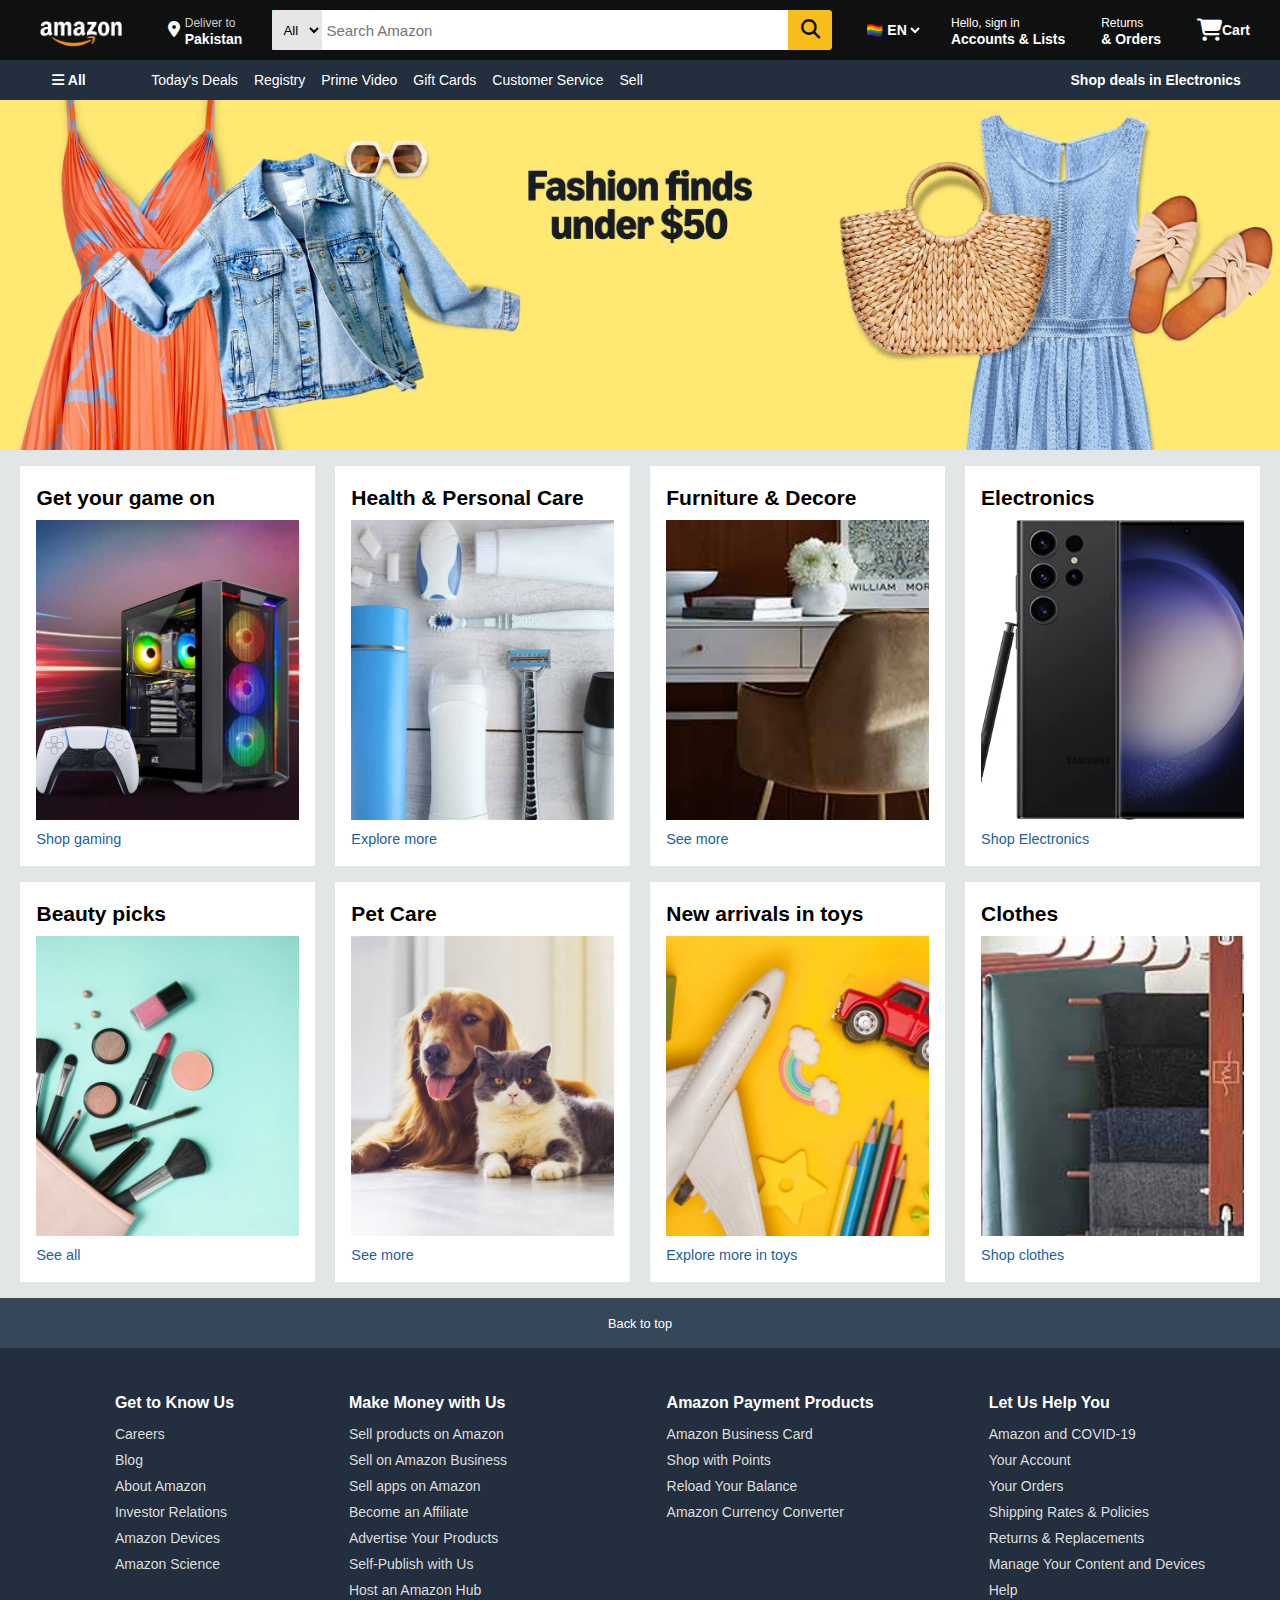
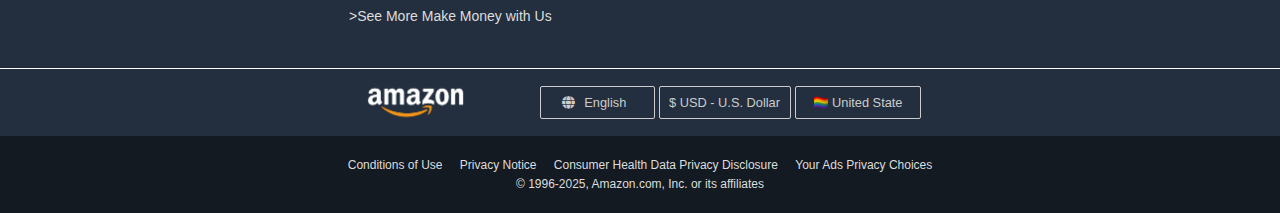
<file: index.html>
<!DOCTYPE html>
<html lang="en">

<head>
    <meta charset="UTF-8">
    <meta name="viewport" content="width=device-width, initial-scale=1.0">
    <title>Amazon</title>
    <link rel="stylesheet" href="https://cdnjs.cloudflare.com/ajax/libs/font-awesome/6.7.2/css/all.min.css"
        integrity="sha512-Evv84Mr4kqVGRNSgIGL/F/aIDqQb7xQ2vcrdIwxfjThSH8CSR7PBEakCr51Ck+w+/U6swU2Im1vVX0SVk9ABhg=="
        crossorigin="anonymous" referrerpolicy="no-referrer" />
    <link rel="stylesheet" href="style.css">
</head>

<body>
    <header>
        <div class="navbar">
            <div class="nav-logo border">
                <div class="logo"></div>
            </div>
            <div class="nav-address border">
                <div class="add-icon">
                    <i class="fa-solid fa-location-dot"></i>
                </div>
                <div class="add-det">
                    <span class="usp add-usp">Deliver to</span>
                    <span class="lsp">Pakistan</span>
                </div>
            </div>
            <div class="nav-search">
                <select class="select-search">
                    <option>All</option>
                </select>
                <input placeholder="Search Amazon" class="search-input">
                <div class="search-icon">
                    <i class="fa-solid fa-magnifying-glass"></i>
                </div>
            </div>
            <div class="nav-lang border">
                <select name="lang" class="lang lsp">
                    <option value="">🏳️‍🌈 EN</option>
                </select>
            </div>
            <div class="nav-sign-in border">
                <span class="usp">Hello, sign in</span>
                <span class="lsp">Accounts & Lists</span>
            </div>
            <div class="nav-ret border">
                <span class="usp">Returns</span>
                <span class="lsp">& Orders</span>
            </div>
            <div class="nav-cart border">
                <i class="fa-solid fa-cart-shopping"></i>
                <span class="lsp">Cart</span>
            </div>
        </div>

        <nav class="pannel">
            <div class="pannel-menu">
                <a href="#">
                    <i class="fa-solid fa-bars"></i>
                    <span>All</span>
                </a>
            </div>
            <div class="pannel-links">
                <a href="#">Today's Deals</a>
                <a href="#">Registry</a>
                <a href="#">Prime Video</a>
                <a href="#">Gift Cards</a>
                <a href="#">Customer Service</a>
                <a href="#">Sell</a>
            </div>
            <div class="pannel-ad">
                <a href="#">Shop deals in Electronics</a>
            </div>
        </nav>
    </header>

    <div class="hero-section"></div>
    <div class="shop-section">
        <div class="box">
            <div class="box-content">
                <h2>Get your game on</h2>
                <div class="box-img" style="background-image: url('gamimg-box_image.jpg');"></div>
                <a href="#">Shop gaming</a>
            </div>
        </div>
        <div class="box box2">
            <div class="box-content">
                <h2>Health & Personal Care</h2>
                <div class="box-img" style="background-image: url('box2_image.jpg');"></div>
                <a href="#">Explore more</a>
            </div>
        </div>
        <div class="box">
            <div class="box-content">
                <h2>Furniture & Decore</h2>
                <div class="box-img" style="background-image: url('box3_image.jpg');"></div>
                <a href="#">See more</a>
            </div>
        </div>
        <div class="box">
            <div class="box-content">
                <h2>Electronics</h2>
                <div class="box-img" style="background-image: url('box4_image.jpg');"></div>
                <a href="#">Shop Electronics</a>
            </div>
        </div>
        <div class="box">
            <div class="box-content">
                <h2>Beauty picks</h2>
                <div class="box-img" style="background-image: url('box5_image.jpg');"></div>
                <a href="#">See all</a>
            </div>
        </div>
        <div class="box">
            <div class="box-content">
                <h2>Pet Care</h2>
                <div class="box-img" style="background-image: url('box6_image.jpg');"></div>
                <a href="#">See more</a>
            </div>
        </div>
        <div class="box">
            <div class="box-content">
                <h2>New arrivals in toys</h2>
                <div class="box-img" style="background-image: url('box7_image.jpg');"></div>
                <a href="#">Explore more in toys</a>
            </div>
        </div>
        <div class="box">
            <div class="box-content">
                <h2>Clothes</h2>
                <div class="box-img" style="background-image: url('box1_image.jpg');"></div>
                <a href="#">Shop clothes</a>
            </div>
        </div>
    </div>

    <footer>
        <div class="foot-panel1">
            Back to top
        </div>
        <div class="foot-panel2">
            <ul>
                <p>Get to Know Us</p>
                <a href="#">Careers</a>
                <a href="#">Blog</a>
                <a href="#">About Amazon</a>
                <a href="#">Investor Relations</a>
                <a href="#">Amazon Devices</a>
                <a href="#">Amazon Science</a>
            </ul>
            <ul>
                <p>Make Money with Us</p>
                <a href="#">Sell products on Amazon</a>
                <a href="#">Sell on Amazon Business</a>
                <a href="#">Sell apps on Amazon</a>
                <a href="#">Become an Affiliate</a>
                <a href="#">Advertise Your Products</a>
                <a href="#">Self-Publish with Us</a>
                <a href="#">Host an Amazon Hub</a>
                <a href="#">>See More Make Money with Us</a>
            </ul>
            <ul>
                <p>Amazon Payment Products</p>
                <a href="#">Amazon Business Card</a>
                <a href="#">Shop with Points</a>
                <a href="#">Reload Your Balance</a>
                <a href="#">Amazon Currency Converter</a>
            </ul>
            <ul>
                <p>Let Us Help You</p>
                <a href="#">Amazon and COVID-19</a>
                <a href="#">Your Account</a>
                <a href="#">Your Orders</a>
                <a href="#">Shipping Rates & Policies</a>
                <a href="#">Returns & Replacements</a>
                <a href="#">Manage Your Content and Devices</a>
                <a href="#">Help</a>
            </ul>
        </div>
        <div class="foot-panel3">
            <div class="logo"></div>
            <div class="rightfp3">

                <div class="lang-box">
                    <a href="#">
                        <div class="lang-box-icon">
                            <i class="fa-solid fa-globe"></i>
                        </div>
                        <span>English</span>
                    </a>
                </div>
                <a href="#">
                    <div class="curr">
                        $ USD - U.S. Dollar
                    </div>
                </a>
                <a href="#">
                    <div class="country">
                        <span class="icp-flag-3 icp-flag-3-us"></span>
                        🏳️‍🌈 United State
                    </div>
                </a>
            </div>
        </div>
        <div class="foot-panel4">
            <div class="pages">
                <a href="#">Conditions of Use</a>
                <a href="#">Privacy Notice</a>
                <a href="#">Consumer Health Data Privacy Disclosure</a>
                <a href="#">Your Ads Privacy Choices</a>
            </div>
            <div class="copyright">
                &copy; 1996-2025, Amazon.com, Inc. or its affiliates
            </div>
        </div>
    </footer>
</body>

</html>
</file>
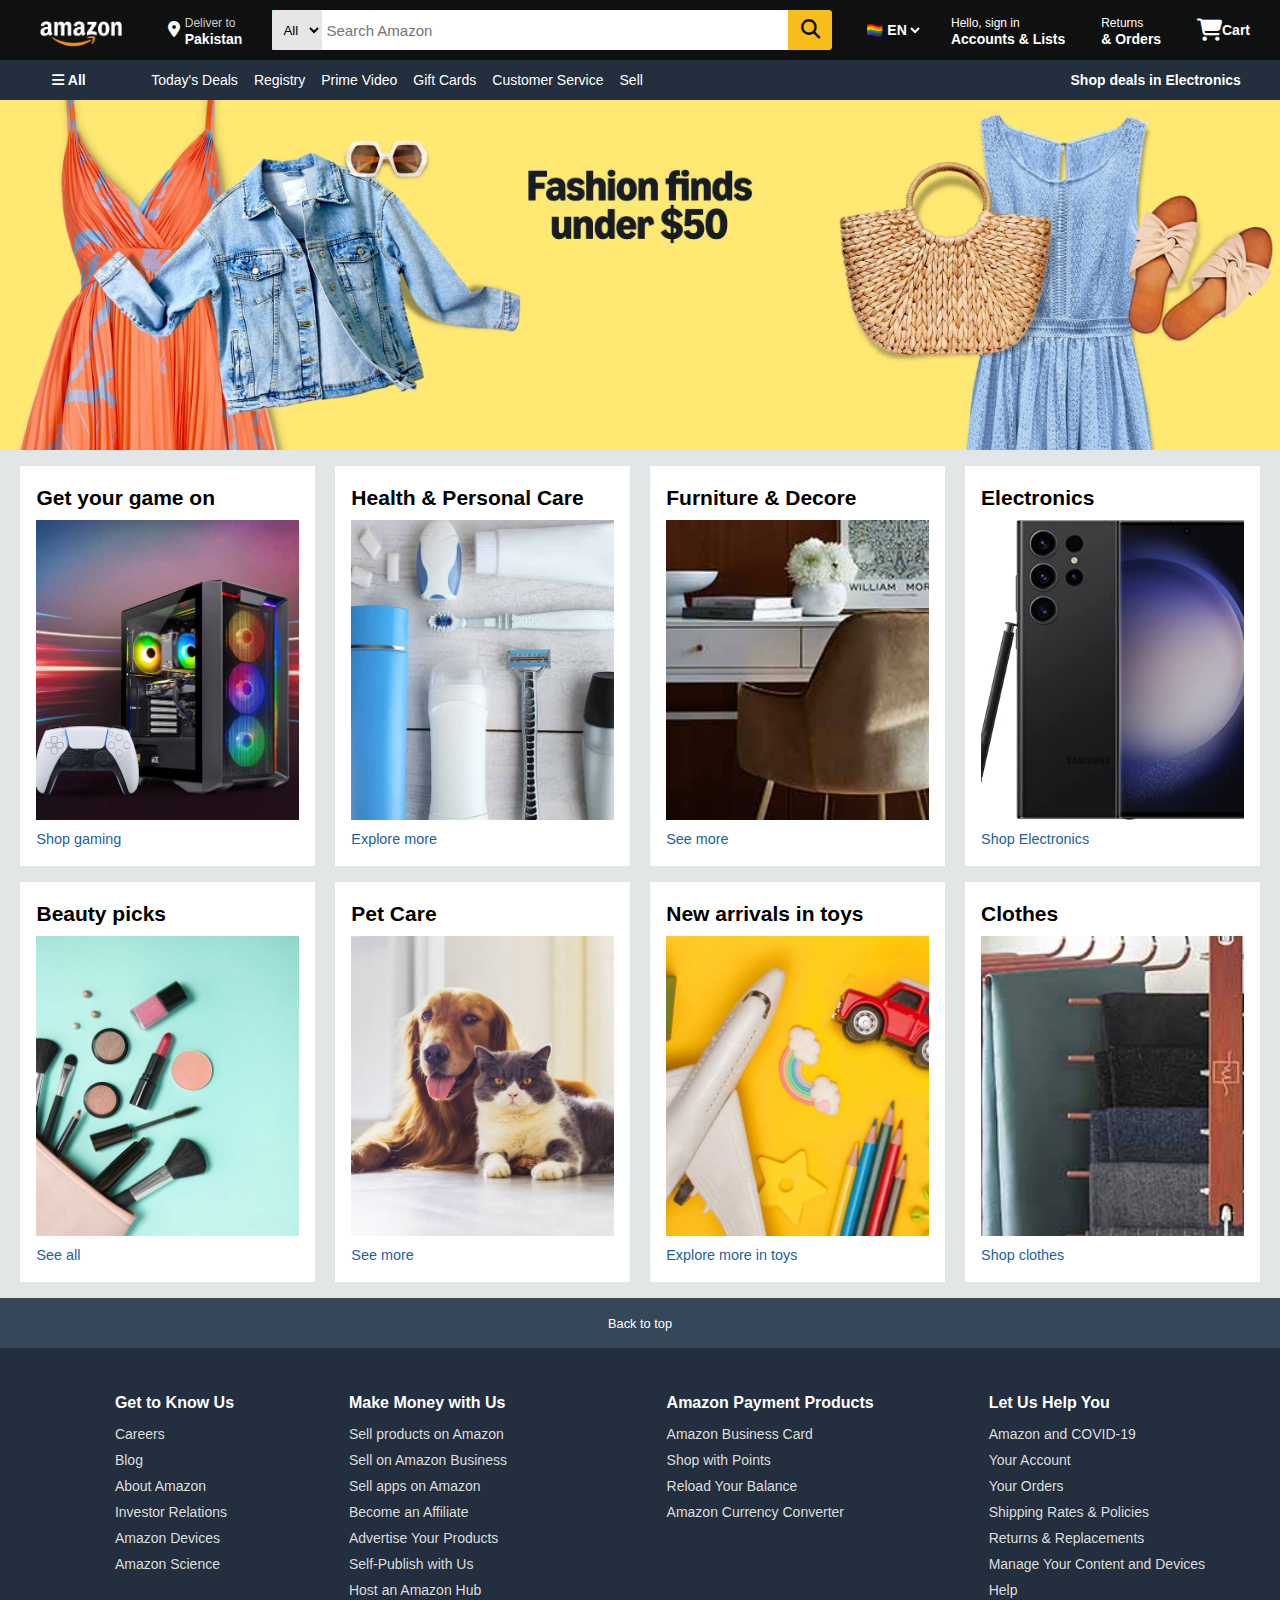
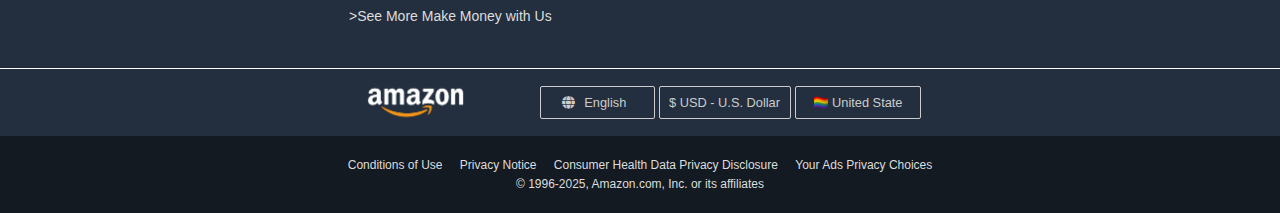
<file: amazon.html>
<!DOCTYPE html>
<html lang="en">

<head>
    <meta charset="UTF-8">
    <meta name="viewport" content="width=device-width, initial-scale=1.0">
    <title>Amazon</title>
    <link rel="stylesheet" href="https://cdnjs.cloudflare.com/ajax/libs/font-awesome/6.7.2/css/all.min.css"
        integrity="sha512-Evv84Mr4kqVGRNSgIGL/F/aIDqQb7xQ2vcrdIwxfjThSH8CSR7PBEakCr51Ck+w+/U6swU2Im1vVX0SVk9ABhg=="
        crossorigin="anonymous" referrerpolicy="no-referrer" />
    <link rel="stylesheet" href="amazon.css">
</head>

<body>
    <header>
        <div class="navbar">
            <div class="nav-logo border">
                <div class="logo"></div>
            </div>
            <div class="nav-address border">
                <div class="add-icon">
                    <i class="fa-solid fa-location-dot"></i>
                </div>
                <div class="add-det">
                    <span class="usp add-usp">Deliver to</span>
                    <span class="lsp">Pakistan</span>
                </div>
            </div>
            <div class="nav-search">
                <select class="select-search">
                    <option>All</option>
                </select>
                <input placeholder="Search Amazon" class="search-input">
                <div class="search-icon">
                    <i class="fa-solid fa-magnifying-glass"></i>
                </div>
            </div>
            <div class="nav-lang border">
                <select name="lang" class="lang lsp">
                    <option value="">🏳️‍🌈 EN</option>
                </select>
            </div>
            <div class="nav-sign-in border">
                <span class="usp">Hello, sign in</span>
                <span class="lsp">Accounts & Lists</span>
            </div>
            <div class="nav-ret border">
                <span class="usp">Returns</span>
                <span class="lsp">& Orders</span>
            </div>
            <div class="nav-cart border">
                <i class="fa-solid fa-cart-shopping"></i>
                <span class="lsp">Cart</span>
            </div>
        </div>

        <nav class="pannel">
            <div class="pannel-menu">
                <a href="#">
                    <i class="fa-solid fa-bars"></i>
                    <span>All</span>
                </a>
            </div>
            <div class="pannel-links">
                <a href="#">Today's Deals</a>
                <a href="#">Registry</a>
                <a href="#">Prime Video</a>
                <a href="#">Gift Cards</a>
                <a href="#">Customer Service</a>
                <a href="#">Sell</a>
            </div>
            <div class="pannel-ad">
                <a href="#">Shop deals in Electronics</a>
            </div>
        </nav>
    </header>

    <div class="hero-section"></div>
    <div class="shop-section">
        <div class="box">
            <div class="box-content">
                <h2>Get your game on</h2>
                <div class="box-img" style="background-image: url('gamimg-box_image.jpg');"></div>
                <a href="#">Shop gaming</a>
            </div>
        </div>
        <div class="box box2">
            <div class="box-content">
                <h2>Health & Personal Care</h2>
                <div class="box-img" style="background-image: url('box2_image.jpg');"></div>
                <a href="#">Explore more</a>
            </div>
        </div>
        <div class="box">
            <div class="box-content">
                <h2>Furniture & Decore</h2>
                <div class="box-img" style="background-image: url('box3_image.jpg');"></div>
                <a href="#">See more</a>
            </div>
        </div>
        <div class="box">
            <div class="box-content">
                <h2>Electronics</h2>
                <div class="box-img" style="background-image: url('box4_image.jpg');"></div>
                <a href="#">Shop Electronics</a>
            </div>
        </div>
        <div class="box">
            <div class="box-content">
                <h2>Beauty picks</h2>
                <div class="box-img" style="background-image: url('box5_image.jpg');"></div>
                <a href="#">See all</a>
            </div>
        </div>
        <div class="box">
            <div class="box-content">
                <h2>Pet Care</h2>
                <div class="box-img" style="background-image: url('box6_image.jpg');"></div>
                <a href="#">See more</a>
            </div>
        </div>
        <div class="box">
            <div class="box-content">
                <h2>New arrivals in toys</h2>
                <div class="box-img" style="background-image: url('box7_image.jpg');"></div>
                <a href="#">Explore more in toys</a>
            </div>
        </div>
        <div class="box">
            <div class="box-content">
                <h2>Clothes</h2>
                <div class="box-img" style="background-image: url('box1_image.jpg');"></div>
                <a href="#">Shop clothes</a>
            </div>
        </div>
    </div>

    <footer>
        <div class="foot-panel1">
            Back to top
        </div>
        <div class="foot-panel2">
            <ul>
                <p>Get to Know Us</p>
                <a href="#">Careers</a>
                <a href="#">Blog</a>
                <a href="#">About Amazon</a>
                <a href="#">Investor Relations</a>
                <a href="#">Amazon Devices</a>
                <a href="#">Amazon Science</a>
            </ul>
            <ul>
                <p>Make Money with Us</p>
                <a href="#">Sell products on Amazon</a>
                <a href="#">Sell on Amazon Business</a>
                <a href="#">Sell apps on Amazon</a>
                <a href="#">Become an Affiliate</a>
                <a href="#">Advertise Your Products</a>
                <a href="#">Self-Publish with Us</a>
                <a href="#">Host an Amazon Hub</a>
                <a href="#">>See More Make Money with Us</a>
            </ul>
            <ul>
                <p>Amazon Payment Products</p>
                <a href="#">Amazon Business Card</a>
                <a href="#">Shop with Points</a>
                <a href="#">Reload Your Balance</a>
                <a href="#">Amazon Currency Converter</a>
            </ul>
            <ul>
                <p>Let Us Help You</p>
                <a href="#">Amazon and COVID-19</a>
                <a href="#">Your Account</a>
                <a href="#">Your Orders</a>
                <a href="#">Shipping Rates & Policies</a>
                <a href="#">Returns & Replacements</a>
                <a href="#">Manage Your Content and Devices</a>
                <a href="#">Help</a>
            </ul>
        </div>
        <div class="foot-panel3">
            <div class="logo"></div>
            <div class="rightfp3">

                <div class="lang-box">
                    <a href="#">
                        <div class="lang-box-icon">
                            <i class="fa-solid fa-globe"></i>
                        </div>
                        <span>English</span>
                    </a>
                </div>
                <a href="#">
                    <div class="curr">
                        $ USD - U.S. Dollar
                    </div>
                </a>
                <a href="#">
                    <div class="country">
                        <span class="icp-flag-3 icp-flag-3-us"></span>
                        🏳️‍🌈 United State
                    </div>
                </a>
            </div>
        </div>
        <div class="foot-panel4">
            <div class="pages">
                <a href="#">Conditions of Use</a>
                <a href="#">Privacy Notice</a>
                <a href="#">Consumer Health Data Privacy Disclosure</a>
                <a href="#">Your Ads Privacy Choices</a>
            </div>
            <div class="copyright">
                &copy; 1996-2025, Amazon.com, Inc. or its affiliates
            </div>
        </div>
    </footer>
</body>

</html>
</file>
<file: style.css>
*{
    margin: 0;
    font-family: 'Amazon Ember', Arial, Helvetica, sans-serif;
    border: border-box;
    box-sizing: border-box;
}
.navbar{
    height: 60px;
    background-color: #0f1111;
    display: flex;
    align-items: center;
    justify-content: space-evenly;
    color: white;
}
.nav-logo{
    display: flex;
    align-items: center;
    justify-content: center;
    width: 114px;
    height: 50px;
}
.logo{
    background-image: url("amazon_logo.png");
    height: 50px;
    width: 100%;
    background-size: cover;
}
.nav-address{
    display: flex;
    padding: 5px;
}
.add-icon{
    margin-top: 8px;
}
.add-det{
    margin-left: 5px;
}
.add-usp{
    color: #ccc;
}
.usp{
    display: inline-block;
    font-size: 0.75rem
}
.lsp{
    display: block;
    font-size: 0.875rem;
    font-weight: 700;
    padding-bottom: 1px;
}
.border{
    border: 1px solid transparent;
    border-radius: 2px;
}
.border:hover{
    border: 1px solid white;
    border-radius: 2px;
}
.nav-search{
    display: flex;
    justify-content: space-evenly;
    background-color: aquamarine;
    width: 560px;
    height: 40px;
    border-top-right-radius: 4px;
    border-bottom-right-radius: 4px;
}
.select-search{
    width: 50px;
    text-align: center;
    background-color: #e6e6e6;
    border-top-left-radius: 4px;
    border-bottom-left-radius: 4px;
    border: none;
}
.search-input{
    border: none;
    width: 473px;
    font-size: 15px;
    border: none;
    outline: none;
    padding: 5px;
}
.search-icon{
    width:45px;
    display: flex;
    align-items: center;
    justify-content: center;
    border-top-right-radius: 4px;
    border-bottom-right-radius: 4px;
    border: none;
    background-color: #f8bd19;
    color: #0f1111;
    font-size: 1.2rem;
}
.nav-lang{
    display: flex;
    align-items: center;
    width: 65px;
    height: 55px;
    background-color: transparent;
    padding-right: 1px;
}
.lang{
    border: none;
    background-color: transparent;
    color: white;
    text-align: center;
}
.nav-cart{
    height: 50px;
    display: flex;
    align-items: center;
}
.nav-cart i{
    font-size: 1.4rem;
}
.nav-cart span{
    display: inline-block;
}
.navbar>div:not(.search-input){
    cursor: pointer;
}
.select-search{
    cursor: pointer;
}
.navbar>div:not(.nav-search){
    padding: 5px;
}
.nav-search:has(.search-input:focus){
    outline: 2px solid #f8bd19;
    border-radius: 4px;
}

.pannel{
    display: flex;
    /* justify-content: space-around; */
    justify-content: space-evenly;
    align-items: center;
    background-color: #232f3e;
    height: 40px;
    padding-left: 11px;
}
.pannel a{
    color: white;
    text-decoration: none;
    /* border:  1px solid transparent; */
    font-size: .875rem;
}
.pannel-menu{
    font-weight: bold;
    width: 58px;
    height: 39px;
    display: flex;
    align-items: center;
    justify-content: center;
}
.pannel-links{
    width: 70%;
    margin-left: 1rem;
    display: flex;
    align-items: center;
}
.pannel-links a{
    margin: 0 3px;
    padding: 9px 5px;
}
.pannel a:hover{
    border: 1px solid white;
}
.pannel-ad{
    padding: 9px 10px;
    font-weight: bold;
}
.pannel-ad:hover{
    border: 1px solid white;
}
.pannel-ad a:hover, .pannel-menu a:hover{
    border: none;
}
.pannel-menu:hover{
    border: 1px solid white;
}

/* HERO SECTION */

.hero-section{
    background-image: url("amazong-hero-image.jpg");
    /* background-image: url("hero_image2.jpg"); */
    height: 400px;
    height: 350px;
    background-size: cover;
}
.shop-section{
    display: flex;
    flex-wrap: wrap;
    justify-content: space-evenly;
    background-color: lightyellow;
    background-color: #E3E6E6;
    padding-bottom: 1rem;
}
.box{
    width: 23%;
    height: 400px;
    margin-top: 1rem;
    padding: 20px 0px 15px;
    background-color: #fff;
}
.box-content{
    margin-left: 1rem;
    margin-right: 1rem;
}
.box-img{
    /* width: 378px; */
    height: 300px;
    background-size: cover;
    background-position: center;
    margin-top: 10px;
    margin-bottom: 10px;
    cursor: pointer;
}
.box-content a{
    text-decoration: none;
    font-size: .9rem;
    color: #2161A1;
}
.box-content a:hover{
    color: #093969;
}
.box-content h2{
    font-size: 21px;
}

/* footer */

.foot-panel1{
    height: 50px;
    background-color: #37475a;
    display: flex;
    align-items: center;
    justify-content: center;
    color: white;
    font-size: 0.8rem;
    cursor: pointer;
}
.foot-panel1:hover{
    background-color: #405269;
}
.foot-panel2{
    height: 320px;
    background-color: #232f3e;
    display: flex;
    justify-content: space-evenly;
    padding-top: 40px;
}
.foot-panel2 p{
    font-weight: bold;
    color: white;
    margin: 6px 0 14px 0;
}
.foot-panel2 ul a{
    color: #ddd;
    font-size: .875rem;
    display: block;
    margin-bottom: 10px;
    text-decoration: none;
}
.foot-panel2 ul a:hover{
    text-decoration: underline;
}
.foot-panel3{
    border-top: 1px solid white;
    height: 68px;
    background-color: #232f3e;
    display: flex;
    align-items: center;
    justify-content: center;
}
.foot-panel3 .logo{
    background-image: url("amazon_logo.png");
    height: 100%;
    width: 114px;
    background-size: cover;
    cursor: pointer;
}
.rightfp3{
    display: flex;
    margin-left: 70px;
}
.lang-box-icon{
    display: inline-block;
}
.lang-box{
    display: flex;
    align-items: center;
    justify-content: center;
    border: 1px solid #ccc;
    height: 33px;
    width: 115px;
    margin-right: 4px;
    border-radius: 2px;
}
.foot-panel3 a{
    color: #ccc;
    text-decoration: none;
    font-size: .8rem;
}
.lang-box span{
    padding: 0 6px 0 6px;
}
.curr{
    border: 1px solid #ccc;
    width: 132px;
    height: 33px;
    display: flex;
    align-items: center;
    justify-content: center;
    margin-right: 4px;
    border-radius: 2px;
}
.country{
    border: 1px solid #ccc;
    width: 126px;
    height: 33px;
    display: flex;
    align-items: center;
    justify-content: center;
    margin-right: 4px;
    border-radius: 2px;
}
.foot-panel4{
    background-color: #131A22;
    height: 77px;
    padding: 20px 0 20px 0;
    text-align: center;
    color: #ddd;
    font-size: .75rem;
    line-height: 1.6;
}
.foot-panel4 a{
    text-decoration: none;
    color: #ddd;
    padding: 0 7px 0 7px;
}
.foot-panel4 a:hover{
    text-decoration: underline;
}
.copright{
    padding-top: 5px;
}
</file>
<file: amazon.css>
*{
    margin: 0;
    font-family: 'Amazon Ember', Arial, Helvetica, sans-serif;
    border: border-box;
    box-sizing: border-box;
}
.navbar{
    height: 60px;
    background-color: #0f1111;
    display: flex;
    align-items: center;
    justify-content: space-evenly;
    color: white;
}
.nav-logo{
    display: flex;
    align-items: center;
    justify-content: center;
    width: 114px;
    height: 50px;
}
.logo{
    background-image: url("amazon_logo.png");
    height: 50px;
    width: 100%;
    background-size: cover;
}
.nav-address{
    display: flex;
    padding: 5px;
}
.add-icon{
    margin-top: 8px;
}
.add-det{
    margin-left: 5px;
}
.add-usp{
    color: #ccc;
}
.usp{
    display: inline-block;
    font-size: 0.75rem
}
.lsp{
    display: block;
    font-size: 0.875rem;
    font-weight: 700;
    padding-bottom: 1px;
}
.border{
    border: 1px solid transparent;
    border-radius: 2px;
}
.border:hover{
    border: 1px solid white;
    border-radius: 2px;
}
.nav-search{
    display: flex;
    justify-content: space-evenly;
    background-color: aquamarine;
    width: 560px;
    height: 40px;
    border-top-right-radius: 4px;
    border-bottom-right-radius: 4px;
}
.select-search{
    width: 50px;
    text-align: center;
    background-color: #e6e6e6;
    border-top-left-radius: 4px;
    border-bottom-left-radius: 4px;
    border: none;
}
.search-input{
    border: none;
    width: 473px;
    font-size: 15px;
    border: none;
    outline: none;
    padding: 5px;
}
.search-icon{
    width:45px;
    display: flex;
    align-items: center;
    justify-content: center;
    border-top-right-radius: 4px;
    border-bottom-right-radius: 4px;
    border: none;
    background-color: #f8bd19;
    color: #0f1111;
    font-size: 1.2rem;
}
.nav-lang{
    display: flex;
    align-items: center;
    width: 65px;
    height: 55px;
    background-color: transparent;
    padding-right: 1px;
}
.lang{
    border: none;
    background-color: transparent;
    color: white;
    text-align: center;
}
.nav-cart{
    height: 50px;
    display: flex;
    align-items: center;
}
.nav-cart i{
    font-size: 1.4rem;
}
.nav-cart span{
    display: inline-block;
}
.navbar>div:not(.search-input){
    cursor: pointer;
}
.select-search{
    cursor: pointer;
}
.navbar>div:not(.nav-search){
    padding: 5px;
}
.nav-search:has(.search-input:focus){
    outline: 2px solid #f8bd19;
    border-radius: 4px;
}

.pannel{
    display: flex;
    /* justify-content: space-around; */
    justify-content: space-evenly;
    align-items: center;
    background-color: #232f3e;
    height: 40px;
    padding-left: 11px;
}
.pannel a{
    color: white;
    text-decoration: none;
    /* border:  1px solid transparent; */
    font-size: .875rem;
}
.pannel-menu{
    font-weight: bold;
    width: 58px;
    height: 39px;
    display: flex;
    align-items: center;
    justify-content: center;
}
.pannel-links{
    width: 70%;
    margin-left: 1rem;
    display: flex;
    align-items: center;
}
.pannel-links a{
    margin: 0 3px;
    padding: 9px 5px;
}
.pannel a:hover{
    border: 1px solid white;
}
.pannel-ad{
    padding: 9px 10px;
    font-weight: bold;
}
.pannel-ad:hover{
    border: 1px solid white;
}
.pannel-ad a:hover, .pannel-menu a:hover{
    border: none;
}
.pannel-menu:hover{
    border: 1px solid white;
}

/* HERO SECTION */

.hero-section{
    background-image: url("amazong-hero-image.jpg");
    /* background-image: url("hero_image2.jpg"); */
    height: 400px;
    height: 350px;
    background-size: cover;
}
.shop-section{
    display: flex;
    flex-wrap: wrap;
    justify-content: space-evenly;
    background-color: lightyellow;
    background-color: #E3E6E6;
    padding-bottom: 1rem;
}
.box{
    width: 23%;
    height: 400px;
    margin-top: 1rem;
    padding: 20px 0px 15px;
    background-color: #fff;
}
.box-content{
    margin-left: 1rem;
    margin-right: 1rem;
}
.box-img{
    /* width: 378px; */
    height: 300px;
    background-size: cover;
    background-position: center;
    margin-top: 10px;
    margin-bottom: 10px;
    cursor: pointer;
}
.box-content a{
    text-decoration: none;
    font-size: .9rem;
    color: #2161A1;
}
.box-content a:hover{
    color: #093969;
}
.box-content h2{
    font-size: 21px;
}

/* footer */

.foot-panel1{
    height: 50px;
    background-color: #37475a;
    display: flex;
    align-items: center;
    justify-content: center;
    color: white;
    font-size: 0.8rem;
    cursor: pointer;
}
.foot-panel1:hover{
    background-color: #405269;
}
.foot-panel2{
    height: 320px;
    background-color: #232f3e;
    display: flex;
    justify-content: space-evenly;
    padding-top: 40px;
}
.foot-panel2 p{
    font-weight: bold;
    color: white;
    margin: 6px 0 14px 0;
}
.foot-panel2 ul a{
    color: #ddd;
    font-size: .875rem;
    display: block;
    margin-bottom: 10px;
    text-decoration: none;
}
.foot-panel2 ul a:hover{
    text-decoration: underline;
}
.foot-panel3{
    border-top: 1px solid white;
    height: 68px;
    background-color: #232f3e;
    display: flex;
    align-items: center;
    justify-content: center;
}
.foot-panel3 .logo{
    background-image: url("amazon_logo.png");
    height: 100%;
    width: 114px;
    background-size: cover;
    cursor: pointer;
}
.rightfp3{
    display: flex;
    margin-left: 70px;
}
.lang-box-icon{
    display: inline-block;
}
.lang-box{
    display: flex;
    align-items: center;
    justify-content: center;
    border: 1px solid #ccc;
    height: 33px;
    width: 115px;
    margin-right: 4px;
    border-radius: 2px;
}
.foot-panel3 a{
    color: #ccc;
    text-decoration: none;
    font-size: .8rem;
}
.lang-box span{
    padding: 0 6px 0 6px;
}
.curr{
    border: 1px solid #ccc;
    width: 132px;
    height: 33px;
    display: flex;
    align-items: center;
    justify-content: center;
    margin-right: 4px;
    border-radius: 2px;
}
.country{
    border: 1px solid #ccc;
    width: 126px;
    height: 33px;
    display: flex;
    align-items: center;
    justify-content: center;
    margin-right: 4px;
    border-radius: 2px;
}
.foot-panel4{
    background-color: #131A22;
    height: 77px;
    padding: 20px 0 20px 0;
    text-align: center;
    color: #ddd;
    font-size: .75rem;
    line-height: 1.6;
}
.foot-panel4 a{
    text-decoration: none;
    color: #ddd;
    padding: 0 7px 0 7px;
}
.foot-panel4 a:hover{
    text-decoration: underline;
}
.copright{
    padding-top: 5px;
}
</file>
